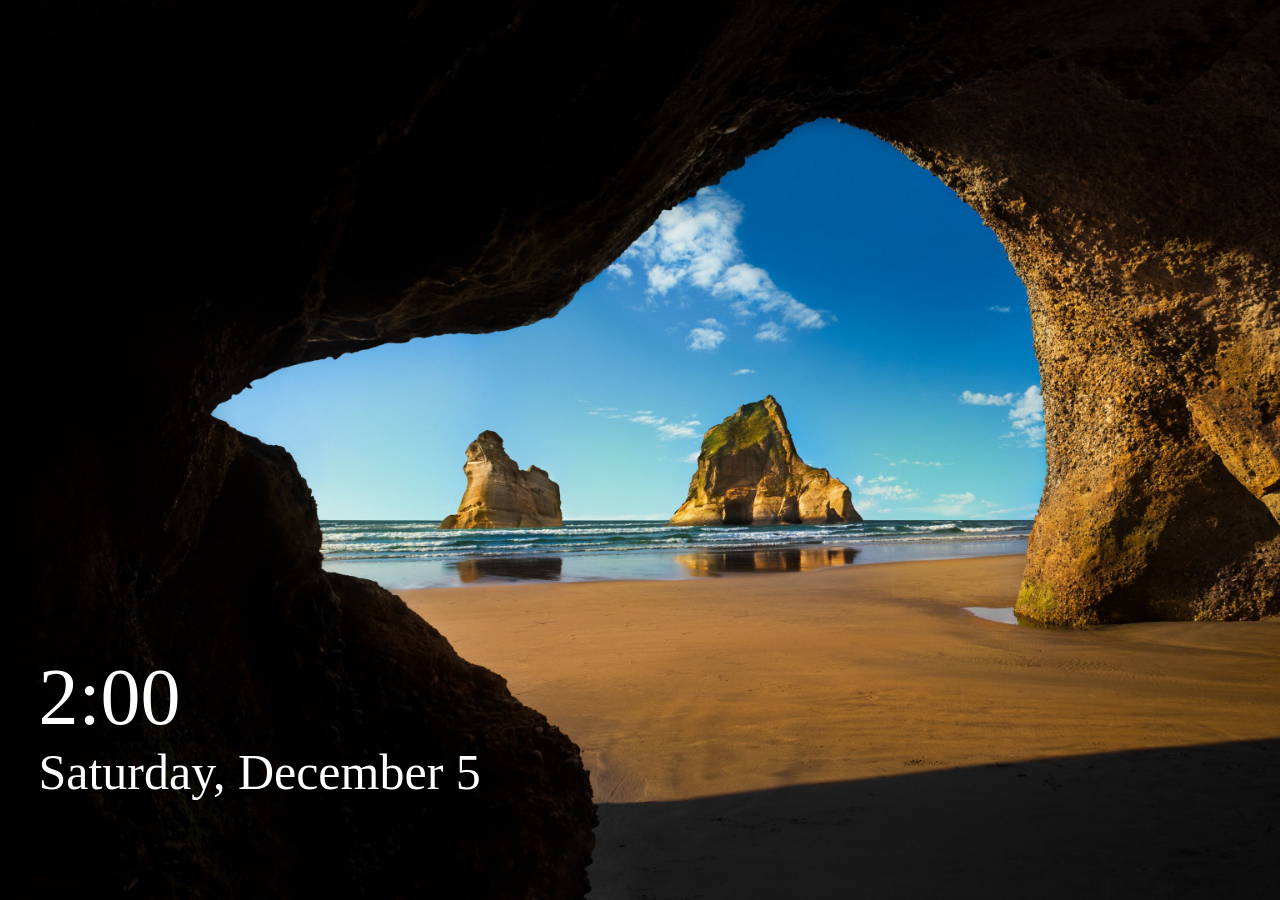
<file: index.html>
<!DOCTYPE html>
<html lang="en">
    <head>
        <meta charset="utf-8">
        <meta name="viewport" content="width=device-width, initial-scale=1.0">
        <link rel="stylesheet" href="./assets/styles.css">
        <title>Windows Login</title>
    </head>
    <body>
        <!--login cover-->
        <div class="prelogin">
            <div class="timearea text-white"></div>
        </div>

        <!--under the cover-->
        <div class="loginpage">
            <div class="login">
                <div class="image-container">
                    <img class=user-image src="./assets/images/placholder.png" alt="cannot find image">
                </div>
                <p class="user-title">Other User</p>
                <input type="text"  id="username"  class="txtbox" placeholder="User name">
                <div class="wrapper">
                    <input type="text" id="password" class="txtbox" placeholder="Password">
                    <button id="submit-btn"><img class="arrow" src="./assets/images/arrow.png"></button>
                </div>
                <div class="options">
                    <a href="#options" class="option1">Sign-in Options</a>
                </div>
            </div>
        </div>

        <script src="./assets/scripts/functions.js"></script>
        <script src="./assets/scripts/time.js"></script>
        <script src="./assets/scripts/index.js"></script>
    </body>
</html>
</file>
<file: assets/styles.css>
body,html{
    font-family:'Segoe UI';
    padding:0;
    margin:0;
    height:100%;
    background-image:url("./images/screenblur.jpg");
    background-repeat:no-repeat;
    background-position:center;
    background-size:cover;
}


.prelogin{
    background-image: url("./images/screensaver.jpg");
    height:100%;
    background-repeat:no-repeat;
    background-position:center;
    background-size:cover;
    /*ffor animations*/
    position: relative;
    bottom:0px;
}

.timearea{
    position:absolute;
    bottom:11%;
    left:3%;
    font-size:45px;
    font-weight: 400;
}

.loginpage{
    display:none;
    overflow:hidden;
    height:100%;
    text-align:center;
}

.login{
    width:fit-content;
    margin:18% auto;
}

.image-container{
    width:fit-content;
    margin:0 auto;
}

.user-image{
    width:10rem;
    height:10rem;
    border-radius:100%;
}

.user-title{
    font-weight:100;
    font-size:2.5rem;
    color:rgba(255, 255, 255, 0.712);;
    margin:0;
    text-align:center;
}

.txtbox{
    height:1.8rem;
    width:17rem;
    border-radius:1%;
    background-color:rgba(0,0,0,0.7);
    border:1px solid royalblue;
    outline: none;
    padding:2px 5px;
    color:rgb(189, 189, 189);
}

#username:focus,
#password:focus{
    background-color:white;
    color:black;
}

#username{
    display:block; 
    margin:10px auto;
}

.arrow{
    background-color:rgba(0,0,0,0);
    border:0px;
    height:29px;
    width:22px;
    filter:invert(100%);
    cursor: pointer;
}

.wrapper{
    display:inline-block;
    position:relative;
}

#password{
    display:block;
    margin:0 auto;
    position:relative;
}


#submit-btn{
    position:absolute;
    bottom:0rem;
    right:0rem;
    border:none;
    background-color:rgba(116, 113, 151, 0.589);
}

.options{
    text-align:center;
    margin-top:10px;
}

.option1{
    text-decoration: none;
    color:rgba(255, 255, 255, 0.712);
    font-size:14px;
}

/*geeric commands*/
.mp0{
    margin:0;
    padding:0;
}
.text-white{
    color:white;
}
.testing{background-color:red;}
.container-fluid{
    width:100%;
}
.container{
    width:75%;
    margin:0 auto;
}
/*media quires can be here*/
</file>
<file: docs/preview/styles.css>
body,html{
    font-family:'Segoe UI';
    padding:0;
    margin:0;
    height:100%;
    background-image:url("./images/screenblur.jpg");
    background-repeat:no-repeat;
    background-position:center;
    background-size:cover;
}


.prelogin{
    background-image: url("./images/screensaver.jpg");
    height:100%;
    background-repeat:no-repeat;
    background-position:center;
    background-size:cover;
    /*ffor animations*/
    position: relative;
    bottom:0px;
}

.timearea{
    position:absolute;
    bottom:11%;
    left:3%;
    font-size:45px;
    font-weight: 400;
}

.loginpage{
    display:none;
    overflow:hidden;
    height:100%;
    text-align:center;
}

.login{
    width:fit-content;
    margin:18% auto;
}

.image-container{
    width:fit-content;
    margin:0 auto;
}

.user-image{
    width:10rem;
    height:10rem;
    border-radius:100%;
}

.user-title{
    font-weight:100;
    font-size:2.5rem;
    color:rgba(255, 255, 255, 0.712);;
    margin:0;
    text-align:center;
}

.txtbox{
    height:1.8rem;
    width:17rem;
    border-radius:1%;
    background-color:rgba(0,0,0,0.7);
    border:1px solid royalblue;
    outline: none;
    padding:2px 5px;
    color:rgb(189, 189, 189);
}

#username:focus,
#password:focus{
    background-color:white;
    color:black;
}

#username{
    display:block; 
    margin:10px auto;
}

.arrow{
    background-color:rgba(0,0,0,0);
    border:0px;
    height:29px;
    width:22px;
    filter:invert(100%);
    cursor: pointer;
}

.wrapper{
    display:inline-block;
    position:relative;
}

#password{
    display:block;
    margin:0 auto;
    position:relative;
}


#submit-btn{
    position:absolute;
    bottom:0rem;
    right:0rem;
    border:none;
    background-color:rgba(116, 113, 151, 0.589);
}

.options{
    text-align:center;
    margin-top:10px;
}

.option1{
    text-decoration: none;
    color:rgba(255, 255, 255, 0.712);
    font-size:14px;
}

/*geeric commands*/
.mp0{
    margin:0;
    padding:0;
}
.text-white{
    color:white;
}
.testing{background-color:red;}
.container-fluid{
    width:100%;
}
.container{
    width:75%;
    margin:0 auto;
}
/*media quires can be here*/
</file>
